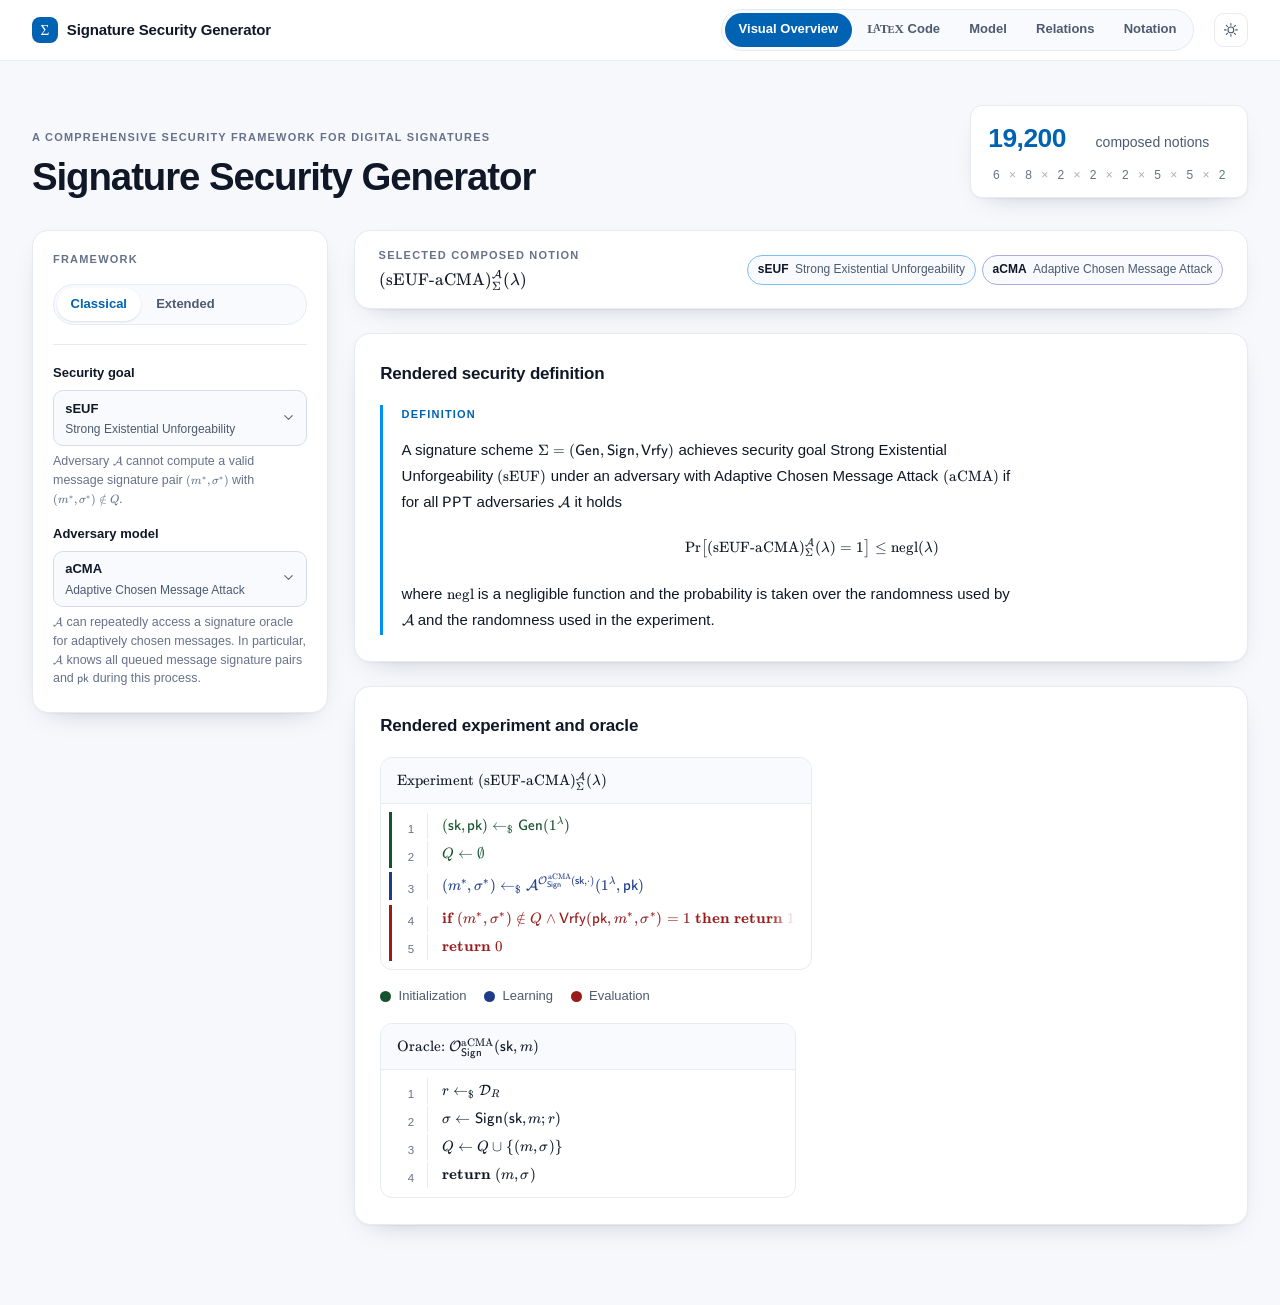
<file: index.html>
<!doctype html><html lang=en><head><meta name=generator content="Hugo 0.151.0"><meta charset=utf-8><meta name=viewport content="width=device-width,initial-scale=1"><title>Signature Security Generator</title><meta name=description content="A Comprehensive Security Framework For Digital Signatures"><link rel=icon href="data:image/svg+xml,%3Csvg xmlns='http://www.w3.org/2000/svg' viewBox='0 0 32 32'%3E%3Ctext y='25' x='4' font-size='24' font-family='serif'%3E%CE%A3%3C/text%3E%3C/svg%3E"><link rel=stylesheet href=./vendor/open-props/open-props.min.css><link rel=stylesheet href=./vendor/katex/katex.min.css><link rel=stylesheet href=./scss/main.ade02a4268d85dac20e6754a1f399e20a1ff92cce77581e48a7ec29bdb715094.css><script>try{var t=localStorage.getItem("ssg-theme");document.documentElement.dataset.theme=t||(matchMedia("(prefers-color-scheme: dark)").matches?"dark":"light")}catch{document.documentElement.dataset.theme="light"}</script><script defer src=./vendor/katex/katex.min.js></script><script defer src=./vendor/cytoscape/cytoscape.min.js></script><script defer src=./vendor/prism/prism-core.min.js></script><script defer src=./vendor/prism/prism-latex.min.js></script><script defer src=./js/app.7c96d5234a659e9c6bb57dbb1a8ccf8ab90b26f397e4ace2b98f0275b0928732.js></script></head><body><a class=skip-link href=#canvas>Skip to the generator</a><header class=topbar><div class=topbar-inner><div class=brand><span class=brand-mark aria-hidden=true>&#931;</span>
<span class=brand-name>Signature Security Generator</span></div><nav class=viewtabs id=viewTabs role=tablist aria-label=View><button type=button class=viewtab role=tab data-view=visual aria-controls=panel-visual aria-selected=true>Visual Overview</button>
<button type=button class=viewtab role=tab data-view=latex aria-controls=panel-latex aria-selected=false><span class=latex-logo>L<span class=latex-a>A</span>T<span class=latex-e>E</span>X</span> Code</button>
<button type=button class=viewtab role=tab data-view=model aria-controls=panel-model aria-selected=false>Model</button>
<button type=button class=viewtab role=tab data-view=relations aria-controls=panel-relations aria-selected=false>Relations</button>
<button type=button class=viewtab role=tab data-view=notation aria-controls=panel-notation aria-selected=false>Notation</button></nav><button type=button class=theme-toggle id=themeToggle aria-label="Toggle dark theme" aria-pressed=false>
<svg class="icon icon-sun" viewBox="0 0 24 24" aria-hidden="true"><circle cx="12" cy="12" r="4.4"/><g stroke-linecap="round"><path d="M12 2.2v2.6m0 14.4v2.6M2.2 12h2.6m14.4.0h2.6M5.1 5.1l1.8 1.8M17.1 17.1l1.8 1.8M18.9 5.1l-1.8 1.8M6.9 17.1l-1.8 1.8"/></g></svg>
<svg class="icon icon-moon" viewBox="0 0 24 24" aria-hidden="true"><path d="M20 14.2A8.4 8.4.0 019.8 4 8.4 8.4.0 1020 14.2z"/></svg></button></div></header><main class=page><section class=hero><div class=hero-text><p class=eyebrow>A Comprehensive Security Framework For Digital Signatures</p><h1 class=hero-title>Signature Security Generator</h1></div><div class=hero-count id=heroCount data-noun="composed notions"></div></section><div class=workspace id=workspace data-view=visual><aside class=rail aria-label=Selection><div class=rail-inner><div class=rail-block><span class=control-label id=frameworkLabel>Framework</span><div class=segmented id=frameworkTabs role=tablist aria-labelledby=frameworkLabel><button type=button class="segment is-active" role=tab aria-selected=true data-framework=classical aria-controls=controls-classical>Classical</button>
<button type=button class=segment role=tab aria-selected=false data-framework=extended aria-controls=controls-extended>Extended</button></div></div><div class=rail-block id=controls-classical role=tabpanel aria-label=Classical><div class=field><label class=field-label for=classicalGoal>Security goal</label><div class=select-wrap><select id=classicalGoal class=select-native><option value=ub data-key=UB data-name=Unbreakability>UB &#183; Unbreakability</option><option value=uuf data-key=UUF data-name="Universal Unforgeability">UUF &#183; Universal Unforgeability</option><option value=wsuf data-key=wSUF data-name="Weak Selective Unforgeability">wSUF &#183; Weak Selective Unforgeability</option><option value=ssuf data-key=sSUF data-name="Strong Selective Unforgeability">sSUF &#183; Strong Selective Unforgeability</option><option value=weuf data-key=wEUF data-name="Weak Existential Unforgeability">wEUF &#183; Weak Existential Unforgeability</option><option value=seuf data-key=sEUF data-name="Strong Existential Unforgeability">sEUF &#183; Strong Existential Unforgeability</option></select>
<span class=select-face id=classicalGoal-face aria-hidden=true></span>
<svg class="select-chevron" viewBox="0 0 24 24" aria-hidden="true"><path d="m6 9 6 6 6-6"/></svg></div><p class=field-note id=classicalGoal-note></p></div><div class=field><label class=field-label for=classicalModel>Adversary model</label><div class=select-wrap><select id=classicalModel class=select-native><option value=koa data-key=KOA data-name="Key Only Attack">KOA &#183; Key Only Attack</option><option value=kma data-key=KMA data-name="Known Message Attack">KMA &#183; Known Message Attack</option><option value=gcma data-key=gCMA data-name="Generic Chosen Message Attack">gCMA &#183; Generic Chosen Message Attack</option><option value=dcma data-key=dCMA data-name="Direct Chosen Message Attack">dCMA &#183; Direct Chosen Message Attack</option><option value=acma data-key=aCMA data-name="Adaptive Chosen Message Attack">aCMA &#183; Adaptive Chosen Message Attack</option></select>
<span class=select-face id=classicalModel-face aria-hidden=true></span>
<svg class="select-chevron" viewBox="0 0 24 24" aria-hidden="true"><path d="m6 9 6 6 6-6"/></svg></div><p class=field-note id=classicalModel-note></p></div></div><div class="rail-block is-hidden" id=controls-extended role=tabpanel aria-label=Extended><div class=field><label class=field-label for=extendedUnforgeability>Unforgeability goal</label><div class=select-wrap><select id=extendedUnforgeability class=select-native><option value=ub data-key=UB data-name=Unbreakability>UB &#183; Unbreakability</option><option value=uuf data-key=UUF data-name="Universal Unforgeability">UUF &#183; Universal Unforgeability</option><option value=wsuf data-key=wSUF data-name="Weak Selective Unforgeability">wSUF &#183; Weak Selective Unforgeability</option><option value=ssuf data-key=sSUF data-name="Strong Selective Unforgeability">sSUF &#183; Strong Selective Unforgeability</option><option value=weuf data-key=wEUF data-name="Weak Existential Unforgeability">wEUF &#183; Weak Existential Unforgeability</option><option value=seuf data-key=sEUF data-name="Strong Existential Unforgeability">sEUF &#183; Strong Existential Unforgeability</option></select>
<span class=select-face id=extendedUnforgeability-face aria-hidden=true></span>
<svg class="select-chevron" viewBox="0 0 24 24" aria-hidden="true"><path d="m6 9 6 6 6-6"/></svg></div><p class=field-note id=extendedUnforgeability-note></p></div><div class=field><label class=field-label for=extendedOwnership>Exclusive ownership goal</label><div class=select-wrap><select id=extendedOwnership class=select-native><option value data-key=∅ data-name=None>∅ &#183; None</option><option value=wdeo data-key=wDEO data-name="Weak Destructive Exclusive Ownership">wDEO &#183; Weak Destructive Exclusive Ownership</option><option value=sdeo data-key=sDEO data-name="Strong Destructive Exclusive Ownership">sDEO &#183; Strong Destructive Exclusive Ownership</option><option value=wceo data-key=wCEO data-name="Weak Conservative Exclusive Ownership">wCEO &#183; Weak Conservative Exclusive Ownership</option><option value=sceo data-key=sCEO data-name="Strong Conservative Exclusive Ownership">sCEO &#183; Strong Conservative Exclusive Ownership</option><option value=wueo data-key=wUEO data-name="Weak Universal Exclusive Ownership">wUEO &#183; Weak Universal Exclusive Ownership</option><option value=sueo data-key=sUEO data-name="Strong Universal Exclusive Ownership">sUEO &#183; Strong Universal Exclusive Ownership</option><option value=msueo data-key=msUEO data-name="Malicious Strong Universal Exclusive Ownership">msUEO &#183; Malicious Strong Universal Exclusive Ownership</option></select>
<span class=select-face id=extendedOwnership-face aria-hidden=true></span>
<svg class="select-chevron" viewBox="0 0 24 24" aria-hidden="true"><path d="m6 9 6 6 6-6"/></svg></div><p class=field-note id=extendedOwnership-note></p></div><div class=field><span class=field-label>Additional goals and restrictions</span><div class=switch-stack><label class=switch for=extendedMb><input type=checkbox id=extendedMb data-goal=mb>
<span class=switch-track aria-hidden=true><span class=switch-thumb></span></span>
<span class=switch-text>Message Bounding</span>
</label><label class=switch for=extendedNr><input type=checkbox id=extendedNr data-goal=nr>
<span class=switch-track aria-hidden=true><span class=switch-thumb></span></span>
<span class=switch-text>Non-Resignability</span>
</label><label class=switch for=extendedUke><input type=checkbox id=extendedUke data-goal=uke>
<span class=switch-track aria-hidden=true><span class=switch-thumb></span></span>
<span class=switch-text>UKE Restriction</span></label></div><p class=field-note id=extendedAdditional-note></p></div><div class=field><label class=field-label for=messageChoice>Message choice</label><div class=select-wrap><select id=messageChoice class=select-native><option value=ko data-key=KO data-name="No Message Choice">KO &#183; No Message Choice</option><option value=km data-key=KMA data-name="Known Message Sampling">KMA &#183; Known Message Sampling</option><option value=gcm data-key=gCMA data-name="Generic Chosen Message">gCMA &#183; Generic Chosen Message</option><option value=dcm data-key=dCMA data-name="Direct Chosen Message">dCMA &#183; Direct Chosen Message</option><option value=acm data-key=aCMA data-name="Adaptive Chosen Message">aCMA &#183; Adaptive Chosen Message</option></select>
<span class=select-face id=messageChoice-face aria-hidden=true></span>
<svg class="select-chevron" viewBox="0 0 24 24" aria-hidden="true"><path d="m6 9 6 6 6-6"/></svg></div><p class=field-note id=messageChoice-note></p></div><div class=field><label class=field-label for=randomnessChoice>Randomness choice</label><div class=select-wrap><select id=randomnessChoice class=select-native><option value=ko data-key=KO data-name="No Randomness Choice">KO &#183; No Randomness Choice</option><option value=kr data-key=KRA data-name="Known Randomness Sampling">KRA &#183; Known Randomness Sampling</option><option value=gcr data-key=gCRA data-name="Generic Chosen Randomness">gCRA &#183; Generic Chosen Randomness</option><option value=dcr data-key=dCRA data-name="Direct Chosen Randomness">dCRA &#183; Direct Chosen Randomness</option><option value=acr data-key=aCRA data-name="Adaptive Chosen Randomness">aCRA &#183; Adaptive Chosen Randomness</option></select>
<span class=select-face id=randomnessChoice-face aria-hidden=true></span>
<svg class="select-chevron" viewBox="0 0 24 24" aria-hidden="true"><path d="m6 9 6 6 6-6"/></svg></div><p class=field-note id=randomnessChoice-note></p></div><div class=field><label class=switch for=leakageToggle><input type=checkbox id=leakageToggle>
<span class=switch-track aria-hidden=true><span class=switch-thumb></span></span>
<span class=switch-text>Include Leakage Function</span></label><p class=field-note id=leakageToggle-note></p></div></div></div></aside><div class=canvas id=canvas><div class=notion-bar id=notionBar><div class=notion-head><p class=eyebrow>Selected composed notion</p><div class=notion-math id=notionMath tabindex=-1></div></div><div class=notion-chips id=notionChips></div></div><section class=panel id=panel-visual role=tabpanel aria-label="Visual Overview"><article class=card><h2 class=card-title>Rendered security definition</h2><div id=definitionRender></div></article><article class=card><h2 class=card-title>Rendered experiment and oracle</h2><div id=figureRender></div></article></section><section class="panel is-hidden" id=panel-latex role=tabpanel aria-label="LaTeX Code"><article class=card><div class=card-head><div><h2 class=card-title>Copy-paste LaTeX blocks</h2><p class=card-note>One box for the definition, one for the experiment, and one for the oracle.</p></div><output id=globalCopyStatus class=copy-status aria-live=polite></output></div><div class=copy-stack><div class=copy-card><div class=copy-card-head><span class=copy-card-title>Definition</span>
<button type=button class="btn btn-copy" data-target=definitionOutput>
<svg class="icon" viewBox="0 0 24 24" aria-hidden="true"><rect x="9" y="9" width="11" height="11" rx="2.5"/><path d="M15 5.5A2.5 2.5.0 0012.5 3h-6A2.5 2.5.0 004 5.5v6A2.5 2.5.0 006.5 14"/></svg>
Copy</button></div><pre class=latex-output tabindex=0 aria-label="Definition LaTeX"><code id=definitionOutput class=language-latex></code></pre></div><div class=copy-card><div class=copy-card-head><span class=copy-card-title>Administrative part</span>
<button type=button class="btn btn-copy" data-target=adminOutput>
<svg class="icon" viewBox="0 0 24 24" aria-hidden="true"><rect x="9" y="9" width="11" height="11" rx="2.5"/><path d="M15 5.5A2.5 2.5.0 0012.5 3h-6A2.5 2.5.0 004 5.5v6A2.5 2.5.0 006.5 14"/></svg>
Copy</button></div><pre class=latex-output tabindex=0 aria-label="Administrative part LaTeX"><code id=adminOutput class=language-latex></code></pre></div><div class=copy-card><div class=copy-card-head><span class=copy-card-title>The oracle</span>
<button type=button class="btn btn-copy" data-target=oracleOutput>
<svg class="icon" viewBox="0 0 24 24" aria-hidden="true"><rect x="9" y="9" width="11" height="11" rx="2.5"/><path d="M15 5.5A2.5 2.5.0 0012.5 3h-6A2.5 2.5.0 004 5.5v6A2.5 2.5.0 006.5 14"/></svg>
Copy</button></div><pre class=latex-output tabindex=0 aria-label="The oracle LaTeX"><code id=oracleOutput class=language-latex></code></pre></div></div></article></section><section class="panel is-hidden" id=panel-model role=tabpanel aria-label=Model><article class=card><h2 class=card-title>Model</h2><div id=modelRender></div></article></section><section class="panel is-hidden" id=panel-notation role=tabpanel aria-label=Notation><article class=card><h2 class=card-title>Notation</h2><div id=notationRender></div></article></section><section class="panel is-hidden" id=panel-relations role=tabpanel aria-label=Relations><article class=card><div class=card-head><div><h2 class=card-title>Security Goal and Attack Vector Relations</h2><div class="card-note prose" id=relationsIntro></div></div><div class=graph-legend id=graphLegend></div></div><div class=graph-holder id=graphHolder><div class=graph-toolbar><div class=segmented id=graphModes role=tablist aria-label=Layout><button type=button class="segment is-active" role=tab aria-selected=true data-mode=network aria-controls=relationsNetwork>Selected set graph</button>
<button type=button class=segment role=tab aria-selected=false data-mode=chains aria-controls=relationsChains>Compact chains</button></div><div class=graph-find><label class=visually-hidden for=notionSearch>Find a notion</label>
<input id=notionSearch class=text-input list=notionList placeholder="Find a notion" autocomplete=off spellcheck=false>
<datalist id=notionList></datalist></div><button type=button class=btn id=graphReset>Reset view</button>
<button type=button class=btn id=graphFullscreen aria-pressed=false>
<svg class="icon" viewBox="0 0 24 24" aria-hidden="true"><path d="M9 4H4v5M15 4h5v5M9 20H4v-5m11 5h5v-5"/></svg>Fullscreen</button>
<button type=button class="btn is-hidden" id=graphFullscreenExit>
<svg class="icon" viewBox="0 0 24 24" aria-hidden="true"><path d="M4 9h5V4M20 9h-5V4M4 15h5v5m11-5h-5v5"/></svg>Exit fullscreen</button></div><div class="graph-stage is-network" id=relationsNetwork role=img aria-label="Security Goal and Attack Vector Relations"></div><div class="graph-stage is-chains is-hidden" id=relationsChains></div><div class=graph-zoom id=graphZoom><button type=button class=graph-zoom-btn data-zoom=in aria-label="Zoom in">+</button>
<button type=button class=graph-zoom-btn data-zoom=out aria-label="Zoom out">&minus;</button></div></div><nav class=rel-path id=relationsTrail aria-label="Visited notions"></nav><div class=rel-steps id=relationsSteps></div><p class="graph-caption prose" id=relationsClosing></p><div class=theorem-grid id=relationsTheorems></div></article><article class=card><h2 class=card-title>Selected composed notion</h2><div id=relationsSelection></div></article><article class=card id=beyondCard><h2 class=card-title>Beyond Unforgeability under Bad Randomness</h2><div class="card-note prose" id=beyondLead></div><div class=theorem-grid id=beyondTheorems></div></article><article class=card id=compilersCard><h2 class=card-title>Security Compilers</h2><div class="card-note prose" id=compilersLead></div><div class=theorem-grid id=compilersTheorems></div></article><article class=card id=additionalCard><h2 class=card-title>Additional Relations</h2><div class="card-note prose" id=additionalLead></div><div class=theorem-grid id=additionalTheorems></div></article></section></div></div></main><div id=tooltip class=tooltip role=tooltip aria-hidden=true></div><script id=app-data type=application/json>{"goals":{"classicalGoals":[{"acronym":"UB","definition":"$\\mathcal{A}$ is not able to compute the secret key $\\mathsf{sk}$ of $\\Sigma$.","key":"ub","label":"Unbreakability","short":"ub"},{"acronym":"UUF","definition":"Adversary $\\mathcal{A}$ cannot compute a valid signature for any a priori sampled message $m^* \\gets_\\$ \\mathcal{D}_M$ with $m^* \\notin Q$.","key":"uuf","label":"Universal Unforgeability","short":"uuf"},{"acronym":"wSUF","definition":"Adversary $\\mathcal{A}$ cannot compute a valid signature $\\sigma^*$ for a message $m^* \\notin Q$ a priori chosen by $\\mathcal{A}$ *before* observing $\\mathsf{pk}$.","key":"wsuf","label":"Weak Selective Unforgeability","short":"wsuf"},{"acronym":"sSUF","definition":"Adversary $\\mathcal{A}$ cannot compute a valid signature $\\sigma^*$ for a message $m^* \\notin Q$ a priori chosen by $\\mathcal{A}$ *after* observing $\\mathsf{pk}$.","key":"ssuf","label":"Strong Selective Unforgeability","short":"ssuf"},{"acronym":"wEUF","definition":"Adversary $\\mathcal{A}$ cannot compute a valid message signature pair $(m^*, \\sigma^*)$ assuming there exists no $\\sigma$ such that $m^* \\notin Q$.","key":"weuf","label":"Weak Existential Unforgeability","short":"weuf"},{"acronym":"sEUF","definition":"Adversary $\\mathcal{A}$ cannot compute a valid message signature pair $(m^*, \\sigma^*)$ with $(m^*, \\sigma^*) \\notin Q$.","key":"seuf","label":"Strong Existential Unforgeability","short":"seuf"}],"controls":{"classicalGoal":"Security goal","classicalModel":"Adversary model","extendedAdditional":"Additional goals and restrictions","extendedOwnership":"Exclusive ownership goal","extendedUnforgeability":"Unforgeability goal","framework":"Framework","messageChoice":"Message choice","randomnessChoice":"Randomness choice"},"extendedAdditional":[{"control":"extendedMb","key":"mb","label":"Message Bounding"},{"control":"extendedNr","key":"nr","label":"Non-Resignability"},{"control":"extendedUke","key":"uke","label":"UKE Restriction"}],"extendedGoals":[{"acronym":"UB","definition":"$\\mathcal{A}$ is not able to compute the secret key $\\mathsf{sk}$ of $\\Sigma$.","group":"unforgeability","key":"ub","label":"Unbreakability","short":"ub"},{"acronym":"UUF","definition":"Adversary $\\mathcal{A}$ cannot compute a valid signature for any a priori sampled message $m^* \\gets_\\$ \\mathcal{D}_M$ with $m^* \\notin Q$.","group":"unforgeability","key":"uuf","label":"Universal Unforgeability","short":"uuf"},{"acronym":"wSUF","definition":"Adversary $\\mathcal{A}$ cannot compute a valid signature $\\sigma^*$ for a message $m^* \\notin Q$ a priori chosen by $\\mathcal{A}$ *before* observing $\\mathsf{pk}$.","group":"unforgeability","key":"wsuf","label":"Weak Selective Unforgeability","short":"wsuf"},{"acronym":"sSUF","definition":"Adversary $\\mathcal{A}$ cannot compute a valid signature $\\sigma^*$ for a message $m^* \\notin Q$ a priori chosen by $\\mathcal{A}$ *after* observing $\\mathsf{pk}$.","group":"unforgeability","key":"ssuf","label":"Strong Selective Unforgeability","short":"ssuf"},{"acronym":"wEUF","definition":"Adversary $\\mathcal{A}$ cannot compute a valid message signature pair $(m^*, \\sigma^*)$ assuming there exists no $\\sigma$ such that $m^* \\notin Q$.","group":"unforgeability","key":"weuf","label":"Weak Existential Unforgeability","short":"weuf"},{"acronym":"sEUF","definition":"Adversary $\\mathcal{A}$ cannot compute a valid message signature pair $(m^*, \\sigma^*)$ with $(m^*, \\sigma^*) \\notin Q$.","group":"unforgeability","key":"seuf","label":"Strong Existential Unforgeability","short":"seuf"},{"acronym":"wDEO","definition":"Adversary $\\mathcal{A}$ cannot compute a tuple $(\\mathsf{sk}^*, \\mathsf{pk}^*, m^*, \\sigma^*)$, such that $\\mathsf{sk}^*$ and $\\mathsf{pk}^*$ match and $(m^*, \\sigma^*)$ is valid under $\\mathsf{pk}^*$, where $\\mathsf{pk} \\neq \\mathsf{pk}^*$, $\\sigma^* \\in Q$, and $(m^*, \\sigma^*) \\notin Q$.","group":"ownership","key":"wdeo","label":"Weak Destructive Exclusive Ownership","short":"wdeo"},{"acronym":"sDEO","definition":"Adversary $\\mathcal{A}$ cannot compute a tuple $(\\mathsf{pk}^*, m^*, \\sigma^*)$, such that $(m^*, \\sigma^*)$ is valid under $\\mathsf{pk}^*$, where $\\mathsf{pk} \\neq \\mathsf{pk}^*$, $\\sigma^* \\in Q$, and $(m^*, \\sigma^*) \\notin Q$.","group":"ownership","key":"sdeo","label":"Strong Destructive Exclusive Ownership","short":"sdeo"},{"acronym":"wCEO","definition":"Adversary $\\mathcal{A}$ cannot compute a tuple $(\\mathsf{sk}^*, \\mathsf{pk}^*, m^*, \\sigma^*)$, such that $\\mathsf{sk}^*$ and $\\mathsf{pk}^*$ match and $(m^*, \\sigma^*)$ is valid under $\\mathsf{pk}^*$, where $\\mathsf{pk} \\neq \\mathsf{pk}^*$ and $(m^*, \\sigma^*) \\in Q$.","group":"ownership","key":"wceo","label":"Weak Conservative Exclusive Ownership","short":"wceo"},{"acronym":"sCEO","definition":"Adversary $\\mathcal{A}$ cannot compute a tuple $(\\mathsf{pk}^*, m^*, \\sigma^*)$, such that $(m^*, \\sigma^*)$ is valid under $\\mathsf{pk}^*$, where $\\mathsf{pk} \\neq \\mathsf{pk}^*$ and $(m^*, \\sigma^*) \\in Q$.","group":"ownership","key":"sceo","label":"Strong Conservative Exclusive Ownership","short":"sceo"},{"acronym":"wUEO","definition":"Adversary $\\mathcal{A}$ cannot compute a tuple $(\\mathsf{sk}^*, \\mathsf{pk}^*, m^*, \\sigma^*)$, such that $\\mathsf{sk}^*$ and $\\mathsf{pk}^*$ match and $(m^*, \\sigma^*)$ is valid under $\\mathsf{pk}^*$, where $\\mathsf{pk} \\neq \\mathsf{pk}^*$ and $\\sigma^* \\in Q$.","group":"ownership","key":"wueo","label":"Weak Universal Exclusive Ownership","short":"wueo"},{"acronym":"sUEO","definition":"Adversary $\\mathcal{A}$ cannot compute a tuple $(\\mathsf{pk}^*, m^*, \\sigma^*)$, such that $(m^*, \\sigma^*)$ is valid under $\\mathsf{pk}^*$, where $\\mathsf{pk} \\neq \\mathsf{pk}^*$ and $\\sigma^* \\in Q$.","group":"ownership","key":"sueo","label":"Strong Universal Exclusive Ownership","short":"sueo"},{"acronym":"msUEO","definition":"Adversary $\\mathcal{A}$ cannot compute messages $m^*_1$, $m^*_2$, signature $\\sigma^*$, and public keys $\\mathsf{pk}^*_1 \\neq \\mathsf{pk}^*_2$, such that $(m^*_1, \\sigma^*)$ is valid under $\\mathsf{pk}^*_1$ and $(m^*_2, \\sigma^*)$ is valid under $\\mathsf{pk}^*_2$.","group":"ownership","key":"msueo","label":"Malicious Strong Universal Exclusive Ownership","short":"msueo"},{"acronym":"UKE","definition":"The temporary secret key associated with a candidate output by which the adversary wins must not have been leaked. UKE restricts the selected security goals; it is not a security goal on its own.","group":"additional","key":"uke","label":"UKE Restriction","short":"uke"},{"acronym":"MB","definition":"$\\mathcal{A}$ cannot compute messages $m^*_1 \\neq m^*_2$, signature $\\sigma^*$, and public key $\\mathsf{pk}^*$ (for signature scheme $\\Sigma$), such that both $(m^*_1, \\sigma^*)$ and $(m^*_2, \\sigma^*)$ are valid under $\\mathsf{pk}^*$.","group":"additional","key":"mb","label":"Message Bounding","short":"mb"},{"acronym":"NR","definition":"Adversary $\\mathcal{A}$ cannot compute a signature $\\sigma^*$ and a public key $\\mathsf{pk}^*$ such that $\\mathsf{pk}^* \\neq \\mathsf{pk}$ and $(m,\\sigma^*)$ verifies under $\\mathsf{pk}^*$, where $(m,\\mathsf{aux})$ is sampled by $\\mathcal{D}(\\lambda,\\mathsf{pk})$, $\\sigma$ is a signature for $m$, and the adversary is given $(\\mathsf{pk},\\sigma,\\mathsf{aux})$.","group":"additional","key":"nr","label":"Non-Resignability","short":"nr"}],"extendedOwnership":["wdeo","sdeo","wceo","sceo","wueo","sueo","msueo"],"extendedOwnershipNone":{"acronym":"∅","key":"","label":"None"},"extendedUnforgeability":["ub","uuf","wsuf","ssuf","weuf","seuf"]},"modelfigure":{"cards":{"attacks":"Active attacks","compilers":"Needed compilers"},"classical":{"leakageDetail":"No key-exposure component is active in the classical model view.","leakageLabel":"None","randomnessDetail":"No randomness attack is part of the classical model view.","randomnessLabel":"None"},"compilerItems":{"genTr":{"detail":"Trusted randomness compiler. Typical instantiation: tr \u003c- F(sk, m; r) with a PRF F to derive internal randomness from the external source.","name":"GenTr"},"genTsk":{"detail":"Leakage compiler. Suitable compilers exist, and the construction can depend on the leakage function.","name":"GenTsk"}},"empty":{"noCompilers":"No attack-specific compiler is needed."},"extended":{"leakageDetail":"No key-exposure or leakage component is selected.","leakageLabel":"Leakage oracle active","noneLabel":"None","randomnessDetail":"No randomness attack is selected."},"grid":{"narrow":{"adv":{"pad":12,"w":38},"box":{"h":46,"w":110},"corner":8,"detEntry":12,"gap":{"advToCol":30,"colToGutter":68,"lane":20},"gutterLanes":3,"pad":16,"plate":{"gap":6,"padX":6,"padY":3,"radius":4},"port":11,"row":{"boundaryPad":18,"captionH":20,"step":30}},"wide":{"adv":{"pad":12,"w":44},"box":{"h":50,"w":132},"corner":8,"detEntry":18,"gap":{"advToLane":30,"busToSpine":46,"compilerToBus":46,"laneToCompiler":78},"laneExit":14,"pad":26,"plate":{"gap":6,"padX":6,"padY":3,"radius":4},"port":11,"row":{"boundaryPad":22,"laneToSpine":40,"regionPad":18,"spineToBoundary":40},"turn":6}},"items":{"classic":"Classic attacks","compilers":"Compilers","leakage":"Key exposure / leakage","randomness":"Randomness attacks"},"labels":{"adversary":"A","algorithm":"Sign","detComp":"DetComp","keyDerivation":"Key Derivation","leakage":"Leakage","messageAttack":"Message Attacks","randomnessAttack":"Randomness Attacks","randomnessGeneration":"Randomness Generation"},"narrowBelow":720,"status":{"activePrefix":"Active selection: ","classical":"Classical attack surface: ","classicalKoa":"Classical KOA case: no active message-learning or message-control arrow is shown.","leakagePart":"leakage active","messagePart":"message attacks: ","randomnessPart":"randomness attacks: ","trivial":"Trivial extended case: only the baseline message, key, and signature flow is active. No attack-specific compiler is needed."},"stroke":{"adv":1.6,"arrow":1.1,"boundary":1.4,"box":1.5,"edge":2,"hover":2,"port":2.5,"reached":2.2,"region":1.2},"svgLabel":{"classical":"Classical signature model","extended":"Extended signature model"},"tooltips":{"classical":{"adv":"Adversary.","det":"Deterministic computation.","genR":"External randomness source GenR.","m":"Public message input m.","s":"Public signature output σ.","sk":"Secret key input sk."},"extended":{"adv":"Adversary. Red arrows indicate the selected attack vectors.","det":"DetComp is the potentially untrusted (standardized) deterministic computation.","genR":"External randomness source GenR.","genTr":"GenTr: trusted randomness compiler. Typical instantiation: tr \u003c- F(sk, m; r) for a PRF F, so internal randomness is re-derived even if the external source is bad.","genTsk":"Leakage compiler. Suitable compilers exist, and the construction can depend on the leakage function.","m":"Input message m.","s":"Output signature σ.","sk":"Master secret key.","skProtected":"Protected master key stored in the trusted key-derivation part."}},"type":{"adv":{"size":20},"box":{"size":15,"weight":600},"edge":{"size":12,"weight":600},"math":{"size":17,"weight":500},"region":{"size":12,"weight":700}},"wires":{"m":"m","r":"r","s":"σ","sk":"sk","tr1":"tr₁","tr2":"tr₂","tsk":"tsk","vk":"vk"}},"models":{"classicalModels":[{"acronym":"KOA","definition":"Adversary $\\mathcal{A}$ has access to the public key $\\mathsf{pk}$.","figureDetail":"No active message attack is shown.","key":"koa","label":"Key Only Attack","short":"koa"},{"acronym":"KMA","definition":"Adversary $\\mathcal{A}$ obtains $q$ message signature pairs $(m_i,\\sigma_i)$, with (uniformly) randomly sampled $m_i \\gets_\\$ \\mathcal{D}_M$ for $1 \\leq i \\leq q$.","figureDetail":"The adversary only sees signatures on sampled messages.","key":"kma","label":"Known Message Attack","short":"kma"},{"acronym":"gCMA","definition":"Adversary $\\mathcal{A}$ chooses a set of messages *before* accessing $\\mathsf{pk}$ and before accessing the signatures.","figureDetail":"The adversary fixes a set of messages in advance, before seeing the public key.","key":"gcma","label":"Generic Chosen Message Attack","short":"gcma"},{"acronym":"dCMA","definition":"Adversary $\\mathcal{A}$ chooses a set of messages *after* accessing $\\mathsf{pk}$ and before accessing the signatures.","figureDetail":"The adversary fixes a set of messages after seeing the public key.","key":"dcma","label":"Direct Chosen Message Attack","short":"dcma"},{"acronym":"aCMA","definition":"$\\mathcal{A}$ can repeatedly access a signature oracle for adaptively chosen messages. In particular, $\\mathcal{A}$ knows all queued message signature pairs and $\\mathsf{pk}$ during this process.","figureDetail":"The adversary can choose messages adaptively.","key":"acma","label":"Adaptive Chosen Message Attack","short":"acma"}],"leakage":{"control":"leakageToggle","definition":"Key exposure is a form of key leakage that assumes full leakage of the temporary key $\\mathsf{tsk}$ during the computation of $\\mathsf{DetComp}$.","figureDetail":"The adversary may query an arbitrary leakage function on the temporary signing key.","label":"Include Leakage Function","tex":"L_{\\mathsf{tsk}}^{m,\\sigma}"},"messageChoices":[{"acronym":"KO","definition":"Adversary $\\mathcal{A}$ has access to the public key $\\mathsf{pk}$.","figureDetail":"No active message attack is shown.","key":"ko","label":"No Message Choice","short":"ko"},{"acronym":"KMA","definition":"Adversary $\\mathcal{A}$ obtains $q$ message signature pairs $(m_i,\\sigma_i)$, with (uniformly) randomly sampled $m_i \\gets_\\$ \\mathcal{D}_M$ for $1 \\leq i \\leq q$.","figureDetail":"The adversary receives sampled messages.","key":"km","label":"Known Message Sampling","short":"km"},{"acronym":"gCMA","definition":"Adversary $\\mathcal{A}$ chooses a set of messages *before* accessing $\\mathsf{pk}$ and before accessing the signatures.","figureDetail":"The adversary fixes a set of messages in advance, before seeing the public key.","key":"gcm","label":"Generic Chosen Message","short":"gcm"},{"acronym":"dCMA","definition":"Adversary $\\mathcal{A}$ chooses a set of messages *after* accessing $\\mathsf{pk}$ and before accessing the signatures.","figureDetail":"The adversary fixes a set of messages after seeing the public key.","key":"dcm","label":"Direct Chosen Message","short":"dcm"},{"acronym":"aCMA","definition":"$\\mathcal{A}$ can repeatedly access a signature oracle for adaptively chosen messages. In particular, $\\mathcal{A}$ knows all queued message signature pairs and $\\mathsf{pk}$ during this process.","figureDetail":"The adversary can choose messages adaptively.","key":"acm","label":"Adaptive Chosen Message","short":"acm"}],"randomnessChoices":[{"acronym":"KO","definition":"No active randomness attack is shown.","figureDetail":"No active randomness attack is shown.","key":"ko","label":"No Randomness Choice","short":"ko"},{"acronym":"KRA","definition":"The adversary receives sampled randomness values.","figureDetail":"The adversary receives sampled randomness values.","key":"kr","label":"Known Randomness Sampling","short":"kr"},{"acronym":"gCRA","definition":"The adversary fixes a set of randomness values in advance, before seeing the public key.","figureDetail":"The adversary fixes a set of randomness values in advance, before seeing the public key.","key":"gcr","label":"Generic Chosen Randomness","short":"gcr"},{"acronym":"dCRA","definition":"The adversary fixes a set of randomness values after seeing the public key.","figureDetail":"The adversary fixes a set of randomness values after seeing the public key.","key":"dcr","label":"Direct Chosen Randomness","short":"dcr"},{"acronym":"aCRA","definition":"The adversary can choose randomness adaptively.","figureDetail":"The adversary can choose randomness adaptively.","key":"acr","label":"Adaptive Chosen Randomness","short":"acr"}]},"notation":{"choiceNote":"We note that the same acronym represents the variable choice and the corresponding attack (e.g., we use $\\mathrm{aCMA}$ for both adaptive message choice and attacks).","commonAlgorithms":[{"description":"signature scheme","tex":"\\Sigma"},{"description":"key-generation algorithm","tex":"\\mathsf{Gen}"},{"description":"signing algorithm","tex":"\\mathsf{Sign}"},{"description":"verification algorithm","tex":"\\mathsf{Vrfy}"},{"description":"relation check that verifies whether a secret key matches a public key","tex":"\\mathsf{KCheck}"},{"description":"adversary","tex":"\\mathcal{A}"},{"description":"oracle","tex":"\\mathcal{O}"}],"commonVariables":[{"description":"security parameter","tex":"\\lambda"},{"description":"secret key and public key","tex":"\\mathsf{sk},\\mathsf{pk}"},{"description":"message and challenge/output message","tex":"m, m^*"},{"description":"signature and challenge/output signature","tex":"\\sigma, \\sigma^*"},{"description":"randomness used by the signing algorithm","tex":"r"},{"description":"queue of observed message-signature pairs","tex":"Q"},{"description":"pre-committed message set for direct or generic message choice","tex":"M"},{"description":"pre-committed randomness set for direct or generic randomness choice","tex":"R"}],"extendedAlgorithms":[{"description":"transformation procedure for randomness","tex":"\\mathsf{GenTr}"},{"description":"transformation procedure for temporary secret keys","tex":"\\mathsf{GenTsk}"}],"extendedVariables":[{"description":"internally derived randomness after the randomness transformation","tex":"\\mathsf{tr}"},{"description":"temporary secret key after the key transformation","tex":"\\mathsf{tsk}"}],"leakageItems":[{"description":"leakage function associated with a queried message-signature pair","tex":"L_{\\mathsf{tsk}}^{m,\\sigma}"},{"description":"set of messages for which leakage was requested","tex":"Q_L"},{"description":"internal store of tuples $(m,\\sigma,\\mathsf{tr},\\mathsf{tsk})$ for leakage lookups","tex":"T"}],"sectionTitles":{"algorithms":"Algorithms and Procedures","choices":"Message and Randomness Choices","classicalGoals":"Classical Security Goals","classicalModels":"Classical Adversary Models","extendedGoals":"Extended Security Goals","leakage":"Leakage","restrictions":"Restrictions","variables":"Variables and Sets"}},"relations":{"additional":{"lead":"These results give relations between the security definitions that the component-wise order of Theorem (Security Definition Relations) does not capture. For a goal $g$ in a goal set, a scheme achieves $g$ within $(\\mathsf{sg},u,\\mathsf{am})$ if the probability that the experiment returns $1$ with $\\widehat{\\mathsf{sg}}=g$ is negligible for every $\\mathsf{PPT}$ adversary.","theorems":[{"id":"ex:nr-sceo","name":"Example (Non-resignability and conservative exclusive ownership)","note":"If the $\\mathrm{sCEO}$ break reuses the guessed signature under a key $\\mathsf{pk}^*\\neq\\mathsf{pk}$, then $(\\mathsf{pk}^*,\\sigma)$ breaks $\\mathrm{NR}$, at the cost of a factor $q$.","statement":"Fix $\\mathsf{am}=(\\mathrm{KOA},\\mathrm{KRA},\\emptyset)$, where the signing oracle hides the message it signs and hands out the randomness, and let $\\mathcal{D}_M$ be an admissible sampler for $\\mathrm{NR}$. Then $\\mathrm{NR}\\rightarrow\\mathrm{sCEO}$ holds: an $\\mathrm{NR}$ adversary guesses one of the $q$ signing queries of an $\\mathrm{sCEO}$ adversary, answers it with its own challenge $(\\sigma,r)$, and forwards the other queries to its signing oracle."},{"id":"prop:ar-model-independence","name":"Proposition (Independence of the adversary model)","note":"The winning conditions of $\\mathrm{msUEO}$ and $\\mathrm{MB}$ refer only to public keys, messages, and a signature that the adversary outputs. An adversary against these goals can therefore run the whole experiment itself.","statement":"Let $\\Sigma$ be a signature scheme, possibly with the compilers $\\mathsf{GenTr}$ and $\\mathsf{GenTsk}$, and let $g\\in\\{\\mathrm{msUEO},\\mathrm{MB}\\}$. For every goal set $\\mathsf{sg}$ with $g\\in\\mathsf{sg}$, every restriction $u$, every adversary model $\\mathsf{am}$, and every $\\mathsf{PPT}$ adversary $\\mathcal{A}$, there is a $\\mathsf{PPT}$ adversary $\\mathcal{B}$ such that $\\mathsf{Adv}^{g}_{\\Sigma}(\\mathcal{B};\\mathsf{sg}',u',(\\mathrm{KO},\\mathrm{KO},\\emptyset))\\geq\\mathsf{Adv}^{g}_{\\Sigma}(\\mathcal{A};\\mathsf{sg},u,\\mathsf{am})$ for every goal set $\\mathsf{sg}'$ with $g\\in\\mathsf{sg}'$ and every restriction $u'$."},{"id":"cor:ar-model-independence","name":"Corollary","note":"This gives implications that Theorem (Security Definition Relations) does not generate. For example, $\\mathrm{msUEO}$ under $(\\mathrm{KO},\\mathrm{KO},\\emptyset)$ implies $\\mathrm{sUEO}$ under $(\\mathrm{aCMA},\\mathrm{aCRA},\\{L_{\\mathsf{tsk}}\\})$.","statement":"Let $g\\in\\{\\mathrm{msUEO},\\mathrm{MB}\\}$. A scheme achieves $g$ under one pair of restriction and adversary model if and only if it achieves $g$ under every such pair. Two schemes with the same verification algorithm achieve $g$ under the same adversary models. If a scheme achieves $\\mathrm{msUEO}$ under some adversary model, then it achieves $\\mathrm{sUEO}$, $\\mathrm{sCEO}$, $\\mathrm{sDEO}$, $\\mathrm{wUEO}$, $\\mathrm{wCEO}$, and $\\mathrm{wDEO}$ under every adversary model. Under the assumptions of the BUFF transform, the schemes $T(\\Sigma)$ and $\\mathsf{GenTr}(T(\\Sigma))$ achieve $\\mathrm{msUEO}$ and $\\mathrm{MB}$, and hence these six goals, under every adversary model, including key exposure."},{"id":"prop:ar-queue-eo","name":"Proposition (Queue-based exclusive ownership and known randomness)","note":"The conservative, destructive, and universal variants of exclusive ownership differ from $\\mathrm{msUEO}$, because their winning conditions require an honest signature from the queue.","statement":"Assume that a signature scheme exists that achieves $\\mathrm{wEUF}$ and $\\mathrm{sUEO}$ under $(\\mathrm{aCMA},\\mathrm{KO},\\emptyset)$. Then there is a signature scheme that achieves $\\mathrm{sUEO}$, and hence $\\mathrm{sCEO}$ and $\\mathrm{sDEO}$, under $(\\mathrm{aCMA},\\mathrm{KO},\\emptyset)$, but does not achieve $\\mathrm{sCEO}$, and hence not $\\mathrm{sUEO}$, under $(\\mathrm{aCMA},\\mathrm{KRA},\\emptyset)$."},{"id":"prop:ar-joint","name":"Proposition (Choice of both inputs)","note":"The remark on joint security separates joint from separate choice of the message and the randomness. The same scheme shows exactly which combinations of the two attack vectors it withstands.","statement":"Assume that a deterministic signature scheme with messages and external randomness in $\\{0,1\\}^{\\lambda}$ exists that achieves $\\mathrm{wEUF}$ under $(\\mathrm{aCMA},\\mathrm{KO},\\emptyset)$, and let $\\Sigma$ be the scheme of the remark on joint security with $\\mathcal{D}_M$ and $\\mathcal{D}_R$ uniform on $\\{0,1\\}^{\\lambda}$. For every message choice $\\mathsf{mc}$ and randomness choice $\\mathsf{rc}$, the scheme $\\Sigma$ achieves $\\mathrm{wEUF}$ under $(\\mathsf{mc},\\mathsf{rc},\\emptyset)$ if $\\mathsf{mc}\\in\\{\\mathrm{KO},\\mathrm{KMA}\\}$ or $\\mathsf{rc}\\in\\{\\mathrm{KO},\\mathrm{KRA}\\}$. If $\\mathsf{mc}\\in\\{\\mathrm{gCMA},\\mathrm{dCMA},\\mathrm{aCMA}\\}$ and $\\mathsf{rc}\\in\\{\\mathrm{gCRA},\\mathrm{dCRA},\\mathrm{aCRA}\\}$, then $\\Sigma$ does not achieve $\\mathrm{UB}$ under $(\\mathsf{mc},\\mathsf{rc},\\emptyset)$ and hence no unforgeability goal."},{"id":"prop:ar-incomparable","name":"Proposition (Incomparable message and randomness choices)","note":"Consequently, for every unforgeability goal $g$, every $\\mathsf{mc}\\in\\{\\mathrm{KMA},\\mathrm{gCMA},\\mathrm{dCMA},\\mathrm{aCMA}\\}$, and every $\\mathsf{rc}\\in\\{\\mathrm{KRA},\\mathrm{gCRA},\\mathrm{dCRA},\\mathrm{aCRA}\\}$, $(g,(\\mathsf{mc},\\mathrm{KO},\\emptyset))$ does not imply $(g,(\\mathrm{KO},\\mathsf{rc},\\emptyset))$, and in the random oracle model, $(g,(\\mathrm{KO},\\mathsf{rc},\\emptyset))$ does not imply $(g,(\\mathsf{mc},\\mathrm{KO},\\emptyset))$.","statement":"If a signature scheme exists that achieves $\\mathrm{sEUF}$ under $(\\mathrm{aCMA},\\mathrm{KO},\\emptyset)$, then there is a signature scheme that achieves $\\mathrm{sEUF}$ under $(\\mathrm{aCMA},\\mathrm{KO},\\emptyset)$ but does not achieve $\\mathrm{UB}$ under $(\\mathrm{KO},\\mathrm{KRA},\\emptyset)$. In the random oracle model, let $\\mathcal{D}_M$ be uniform on $\\{0,1\\}^{\\lambda}$. If a deterministic signature scheme exists that achieves $\\mathrm{sEUF}$ under $(\\mathrm{aCMA},\\mathrm{KO},\\emptyset)$, then there is a signature scheme that achieves $\\mathrm{sEUF}$ under $(\\mathrm{KO},\\mathrm{aCRA},\\emptyset)$ but does not achieve $\\mathrm{UB}$ under $(\\mathrm{KMA},\\mathrm{KO},\\emptyset)$."},{"id":"prop:ar-nr-oracle","name":"Proposition (Randomness of other signatures)","note":"The attack against $\\Sigma'$ uses the randomness of one answer of the signing oracle and not the randomness of the challenge signature.","statement":"Let $F\\colon\\{0,1\\}^{\\lambda}\\times\\{0,1\\}^{\\lambda}\\to\\{0,1\\}^{n}$ be a pseudorandom function, and let $\\Sigma$ achieve $\\mathrm{NR}$ under $(\\mathrm{aCMA},\\mathrm{KO},\\emptyset)$ for a sampler $\\mathcal{D}$ with messages in $\\{0,1\\}^{n}$. Then there is a signature scheme $\\Sigma'$ that achieves $\\mathrm{NR}$ under $(\\mathsf{mc},\\mathrm{KO},\\emptyset)$ for every message choice $\\mathsf{mc}$ and the same sampler, but achieves $\\mathrm{NR}$ under $(\\mathsf{mc},\\mathrm{KRA},\\emptyset)$ for no message choice $\\mathsf{mc}$."},{"id":"prop:ar-nr-hidden","name":"Proposition (Non-resignability and hidden messages)","note":"If the signing oracle hides the signed messages, an adversary that uses one of these messages also breaks non-resignability.","statement":"Let $\\mathsf{am}=(\\mathrm{KO},\\mathrm{KRA},\\emptyset)$, and let $\\mathcal{D}_M$ satisfy the requirements on the sampler of $\\mathrm{NR}$ with empty auxiliary data. Let $\\Sigma$ achieve $\\mathrm{NR}$ under $\\mathsf{am}$ for the sampler that outputs $m\\leftarrow\\mathcal{D}_M$ and empty auxiliary data. If $\\Sigma$ achieves $\\mathrm{wEUF}$ under $\\mathsf{am}$, then it achieves $\\mathrm{sEUF}$ under $\\mathsf{am}$. For every goal set $\\mathsf{sg}$ with $\\mathrm{NR}\\notin\\mathsf{sg}$ and every restriction $u$, if $\\Sigma$ is $(\\mathsf{sg},u)$-secure under $\\mathsf{am}$, then it is $(\\mathsf{sg},u)$-secure under $(\\mathrm{KO},\\mathrm{KRA},\\{L_{\\mathsf{tsk}}\\})$."},{"id":"prop:ar-nr-sets-acm","name":"Proposition (Adding non-resignability under adaptive message choice)","note":"The adversary receives the challenge signature for every $\\widehat{\\mathsf{sg}}$, and it does not enter the queue. Adding $\\mathrm{NR}$ to a goal set therefore gives the adversary one additional signature for every other goal in the set.","statement":"Let $\\mathsf{am}=(\\mathrm{aCMA},\\mathsf{rc},\\mathbb{L})$ for arbitrary $\\mathsf{rc}$ and $\\mathbb{L}$, let $\\mathsf{sg}$ be a goal set with $\\mathrm{NR}\\notin\\mathsf{sg}$, let $g\\in\\mathsf{sg}$, and let $u$ be a restriction. For chosen randomness, the challenge signature takes the first element of $R$, and we assume that the signing oracles for direct and generic randomness choice take the elements of $R$ in the same order. For every $\\mathsf{PPT}$ adversary $\\mathcal{A}$ with $q$ signing queries and $q_L$ leakage queries, there are $\\mathsf{PPT}$ adversaries $\\mathcal{B}_1$ and $\\mathcal{B}_2$ such that $\\mathsf{Adv}^{g}_{\\Sigma}(\\mathcal{A};\\mathsf{sg}\\cup\\{\\mathrm{NR}\\},u,\\mathsf{am})\\leq\\mathsf{Adv}^{g}_{\\Sigma}(\\mathcal{B}_1;\\mathsf{sg},u,\\mathsf{am})+(q+q_L+3)\\cdot\\mathsf{Adv}^{\\mathrm{NR}}_{\\Sigma}(\\mathcal{B}_2;\\mathsf{sg}\\cup\\{\\mathrm{NR}\\},u,\\mathsf{am})+\\mathsf{negl}$."},{"id":"prop:ar-nr-sets-sep","name":"Proposition (Adding non-resignability without adaptive message choice)","note":"For $\\mathsf{mc}\\in\\{\\mathrm{KO},\\mathrm{KMA},\\mathrm{gCMA}\\}$, the adversary cannot obtain a signature on a message that depends on $\\mathsf{pk}$, and the challenge signature can then break another goal.","statement":"Assume that a signature scheme exists that achieves $\\mathrm{sEUF}$ under $(\\mathrm{aCMA},\\mathrm{KO},\\emptyset)$. In the random oracle model, there are a signature scheme $\\Sigma$ and an admissible sampler $\\mathcal{D}$ for $\\mathrm{NR}$ such that for every $\\mathsf{mc}\\in\\{\\mathrm{KO},\\mathrm{KMA},\\mathrm{gCMA}\\}$ and $\\mathsf{am}=(\\mathsf{mc},\\mathrm{KO},\\emptyset)$, with this sampler, $\\Sigma$ achieves $\\mathrm{UB}$ within $(\\{\\mathrm{UB}\\},\\emptyset,\\mathsf{am})$ and $\\mathrm{NR}$ within $(\\{\\mathrm{UB},\\mathrm{NR}\\},\\emptyset,\\mathsf{am})$, but does not achieve $\\mathrm{UB}$ within $(\\{\\mathrm{UB},\\mathrm{NR}\\},\\emptyset,\\mathsf{am})$."},{"id":"prop:ar-nr-sets-ssuf","name":"Proposition (Selective unforgeability under key-only attacks)","note":"Without $\\mathrm{NR}$, the adversary receives no signature, and the three goals describe the same experiment. With $\\mathrm{NR}$, the adversary commits to its $\\mathrm{sSUF}$ target before it receives the challenge signature.","statement":"Assume that a signature scheme exists that achieves $\\mathrm{wEUF}$ under $(\\mathrm{aCMA},\\mathrm{KO},\\emptyset)$. In the random oracle model, there are a signature scheme and an admissible sampler for $\\mathrm{NR}$ such that, with this sampler, the scheme achieves $\\mathrm{sSUF}$ and $\\mathrm{NR}$ within $(\\{\\mathrm{sSUF},\\mathrm{NR}\\},\\emptyset,(\\mathrm{KO},\\mathrm{KO},\\emptyset))$ but does not achieve $\\mathrm{wEUF}$ within $(\\{\\mathrm{wEUF},\\mathrm{NR}\\},\\emptyset,(\\mathrm{KO},\\mathrm{KO},\\emptyset))$."}],"title":"Additional Relations"},"beyond":{"lead":"The beyond-unforgeability goals were introduced under adaptive chosen messages. Our framework can also express them under the additional attack vectors. We focus on bad randomness here and discuss key exposure at the temporary-key level in the remark on key exposure and beyond-unforgeability.","theorems":[{"id":"thm:eo-mb-robust","name":"Theorem (Exclusive ownership and message bounding are randomness-robust)","note":"Malicious strong universal exclusive ownership and message bounding only ask what the verification algorithm accepts for keys that the adversary chooses, and not how an honest signature was created. Consequently, both goals survive every randomness choice without needing any compiler. For arbitrary schemes, this does not carry over to the conservative, destructive, and universal variants, since their winning conditions involve honest signatures from the queue.","statement":"Under the assumptions of the BUFF transform of Cremers et al., the transform achieves malicious strong universal exclusive ownership $\\mathrm{msUEO}$ and message bounding $\\mathrm{MB}$ under adaptive chosen randomness."},{"id":"thm:nr-fragile","name":"Theorem (NR and bad randomness)","note":"We build a non-resignable scheme whose challenge signature carries the message under a mask derived from the signing randomness, so an adversary that merely learns this randomness recovers the message and re-signs it.","statement":"Let $\\Sigma$ be a $(\\mathrm{NR},(\\mathrm{aCMA},\\mathrm{KOA}))$-secure signature scheme and let $G$ be a pseudorandom generator. Then there is a signature scheme $\\Sigma'$ that is $(\\mathrm{NR},(\\mathrm{aCMA},\\mathrm{KOA}))$-secure, but not $(\\mathrm{NR},(\\mathrm{aCMA},\\mathrm{KRA}))$-secure, and hence $(\\mathrm{NR},(\\mathrm{aCMA},\\mathrm{KOA}))\\not\\rightarrow(\\mathrm{NR},(\\mathrm{aCMA},\\mathrm{KRA}))$."},{"id":"thm:nr-hedge","name":"Theorem (Randomness compiler restores non-resignability)","note":"The same hybrid covers $\\mathrm{KRA}$, since there too $\\mathsf{tr}$ remains secret.","statement":"Under the assumptions of Theorem (PRF Secures Against Bad Randomness), let $\\Sigma$ be non-resignable under honest randomness. Then the compiled scheme $\\mathsf{GenTr}(\\Sigma)$ is non-resignable under adaptive chosen randomness."},{"id":"thm:buff-composes","name":"Theorem (Composition with beyond-unforgeability)","note":"Note that $\\mathrm{MB}$ does not even need the compiler: a break requires a collision $\\mathsf{H}(m,\\mathsf{pk})=\\mathsf{H}(m',\\mathsf{pk})$, which does not involve the signing randomness. Only $\\mathrm{NR}$ depends on it.","statement":"Let $T$ denote the BUFF transform of Cremers et al. Assume that $T(\\Sigma)$ is non-resignable under honest randomness and that the assumptions of the two theorems above hold. Then $\\mathsf{GenTr}(T(\\Sigma))$ achieves $\\mathrm{msUEO}$, $\\mathrm{MB}$, and $\\mathrm{NR}$ under $\\mathrm{aCRA}$."},{"id":"rem:beyond-ke","name":"Remark (Key exposure and beyond-unforgeability)","note":"At the temporary-key level, the exposure oracle returns keys only for queried message--signature pairs, while the $\\mathrm{UKE}$ restriction excludes a winning output associated with an exposed temporary key. Consequently, the message-bounding argument remains unchanged, and the analyses of exclusive ownership and non-resignability reduce analogously to the corresponding experiments without key exposure.","statement":"We interpret the beyond-unforgeability goals under key exposure at the temporary-key level. The master key is trusted and used only to authenticate temporary verification keys; attacks concerning cross-key behaviour or information leakage at the master-key layer are outside our model."}],"title":"Beyond Unforgeability under Bad Randomness"},"chainsSection":{"closing":"These chains show the component-wise implications. An exhaustive classification of additional relations in the extended framework is outside the scope of the paper.","lead":"The compact chains show the unforgeability, exclusive-ownership, and attack-vector relations. The selected-set graph combines them and treats all selected goals as a set.","note":"These implication chains determine the relations between composed notions:","title":"Security Goal and Attack Vector Relations"},"classical":{"chainNote":"We simulate an adversary against $(\\mathsf{sg}_w,\\mathsf{am}_w)$ in the $(\\mathsf{sg}_s,\\mathsf{am}_s)$ experiment. The stronger adversary model answers every query of the weaker one, and every output that wins the weaker goal also wins the stricter one.","closing":"This covers all directions in the classical relation grid and proves that no further implication exists.","intro":["A classical security definition $\\mathsf{sd}=(\\mathsf{sg},\\mathsf{am})$ pairs one unforgeability goal $\\mathsf{sg}$ with one adversary model $\\mathsf{am}\\in\\{\\mathrm{KOA},\\mathrm{KMA},\\mathrm{gCMA},\\mathrm{dCMA},\\mathrm{aCMA}\\}$. The randomness choice, key exposure, and the goals beyond unforgeability are what the extended framework adds.","Throughout, $\\mathsf{sd}\\rightarrow\\mathsf{sd}'$ means that every $\\mathsf{sd}$-secure scheme is $\\mathsf{sd}'$-secure, whereas we show $\\mathsf{sd}\\not\\rightarrow\\mathsf{sd}'$ with a separating example."],"koaNote":"Under $\\mathrm{KOA}$, the signing oracle is empty. Hence, the adversary chooses the message after receiving $\\mathsf{pk}$ without subsequently learning a signature in each of the $\\mathrm{sEUF}$, $\\mathrm{wEUF}$, and $\\mathrm{sSUF}$ experiments. Since the queue is empty, pair freshness and message freshness are also equivalent.","lead":"We first revisit the classical view of signature security, including its two-dimensional relation grid. The compact chains show the security goal order and the adversary model order; the selected-set graph is their product.","noStrongerNote":"No further relation holds.","rule":"In the classical framework, for $\\mathsf{am}_s,\\mathsf{am}_w\\neq\\mathrm{KOA}$, $\\mathsf{sd}_s=(\\mathsf{sg}_s,\\mathsf{am}_s)$ implies $\\mathsf{sd}_w=(\\mathsf{sg}_w,\\mathsf{am}_w)$ if and only if $\\mathsf{sg}_s\\rightarrow\\mathsf{sg}_w$ and $\\mathsf{am}_s\\rightarrow\\mathsf{am}_w$. At $\\mathrm{KOA}$, $\\mathrm{sEUF}$, $\\mathrm{wEUF}$, and $\\mathrm{sSUF}$ describe the same experiment.","theorems":[{"id":"lem:classical-sec-def-relations","name":"Lemma","note":"The additional equivalence handles the boundary case of the original analysis. It also explains relations such as $(\\mathrm{sSUF},\\mathrm{KMA})\\rightarrow(\\mathrm{sEUF},\\mathrm{KOA})$: first, $\\mathrm{KMA}\\rightarrow\\mathrm{KOA}$; then, $(\\mathrm{sSUF},\\mathrm{KOA})$ and $(\\mathrm{sEUF},\\mathrm{KOA})$ are the same experiment.","statement":"All classical relations between two security definitions $\\mathsf{sd}_s=(\\mathsf{sg}_s,\\mathsf{am}_s)$ and $\\mathsf{sd}_w=(\\mathsf{sg}_w,\\mathsf{am}_w)$ are generated by $\\mathsf{sg}_s\\rightarrow\\mathsf{sg}_w$ and $\\mathsf{am}_s\\rightarrow\\mathsf{am}_w$, together with $(\\mathrm{sEUF},\\mathrm{KOA})\\Leftrightarrow(\\mathrm{wEUF},\\mathrm{KOA})\\Leftrightarrow(\\mathrm{sSUF},\\mathrm{KOA})$. No further relation holds."}]},"compilers":{"compiledFrom":"Compiled from","compilesTo":"Compiles to","explain":"A compiler edge leads from the notion that a scheme $\\Sigma$ achieves to the notion that the compiled scheme achieves under the assumptions of the named theorem. Unlike an implication, it relates two different schemes.","lead":"Our model utilizes the compilers $\\mathsf{GenTr}$ to secure against bad randomness attacks and $\\mathsf{GenTsk}$ to secure against key leakage.","rules":[{"compiler":"GenTr","goals":{"excludes":["nr"]},"id":"gentr","note":"The theorem covers every goal whose winning condition depends on the oracle interaction only through the set $Q$ of queried input--output pairs, as for all goals except $\\mathrm{NR}$.","source":{"exposure":"empty","message":"acma","randomness":"rkoa"},"target":{"exposure":"empty","message":"acma","randomness":"acra"},"theorem":"lemma:prf_against_bad_randomness:main:body"},{"compiler":"GenTr","goals":{"requires":["nr"]},"id":"gentr-nr","note":"For a goal set with $\\mathrm{NR}$, the randomness compiler theorem covers the other goals, the theorem that the randomness compiler restores non-resignability covers $\\mathrm{NR}$, and the proposition on adding non-resignability under adaptive message choice combines both within the goal set.","source":{"exposure":"empty","message":"acma","randomness":"rkoa"},"target":{"exposure":"empty","message":"acma","randomness":"acra"},"theorem":"thm:nr-hedge"},{"compiler":"GenTsk","goals":{"single":["seuf","weuf","ssuf","wsuf","uuf"]},"id":"gentsk","note":"The compiled scheme satisfies the goal with the $\\mathrm{UKE}$ restriction.","restriction":"UKE","source":{"exposure":"empty","message":"acma","randomness":"rkoa"},"target":{"exposure":"ltsk","message":"acma","randomness":"rkoa"},"theorem":"thm:key:exposure:sec:compiler:merkle:tree:main:body"},{"compiler":"GenTr and GenTsk","goals":{"single":["seuf","weuf","ssuf","wsuf","uuf"]},"id":"composition","note":"Both orders satisfy the goal with the $\\mathrm{UKE}$ restriction.","restriction":"UKE","source":{"exposure":"empty","message":"acma","randomness":"rkoa"},"target":{"exposure":"ltsk","message":"acma","randomness":"acra"},"theorem":"thm:wrappers-closure"}],"theorems":[{"id":"lemma:prf_against_bad_randomness:main:body","name":"Theorem (PRF Secures Against Bad Randomness)","note":"We distinguish between weak non-repeatability, where the output of the PRF is the same for multiple queries with the same input and randomness, and strong non-repeatability, where the output of the PRF is always unique.","statement":"Let $\\Pi=(\\mathsf{A}_0,\\ldots,\\mathsf{A}_n)$ be a cryptographic scheme that satisfies a security goal $\\mathsf{sg}$ against any $\\mathsf{PPT}$ adversary $\\mathcal{A}$ with adaptive chosen input $\\mathrm{aCMA}$, where $\\mathsf{GenTr}$ computes the identity function (i.e., $\\mathsf{tr}=r$) and the experiment samples $r$ uniformly from $\\mathcal{D}_R$ in every invocation without handing it to $\\mathcal{A}$. Let $\\mathsf{sg}$ be a goal whose winning condition depends on the oracle interaction only through the set $Q$ of queried input--output pairs, as for all goals except $\\mathrm{NR}$. Let $F$ be a PRF. Let $\\Pi'$ be the scheme whose secret key is $\\mathsf{sk}=(\\mathsf{sk}_1,\\mathsf{sk}_2)$, where $\\mathsf{sk}_1$ is an independent PRF key and $\\mathsf{sk}_2$ is the secret key of $\\Pi$, and in which $\\mathsf{GenTr}$ computes the internal randomness as $\\mathsf{tr}\\gets F(\\mathsf{sk}_1,m;r)$, which yields weak non-repeatability, or $\\mathsf{tr}\\gets F(\\mathsf{sk}_1,m;r)$ under the assumption that $r$ is a nonce, or $\\mathsf{tr}\\gets F(\\mathsf{sk}_1,\\mathsf{ct},m;r)$ with a counter $\\mathsf{ct}$ that $\\mathsf{GenTr}$ increments after every invocation, where the last two options yield strong non-repeatability. Then, $\\Pi'$ satisfies $\\mathsf{sg}$ against any $\\mathsf{PPT}$ adversary $\\mathcal{A}$ with $\\mathrm{aCMA}$ and adaptive chosen randomness $\\mathrm{aCRA}$."},{"id":"thm:key:exposure:sec:compiler:merkle:tree:main:body","name":"Theorem (Merkle Tree Compiler)","note":"The compiler keeps a master key in a protected environment and uses it to authenticate a temporary verification key together with the Merkle root of the messages this key may sign.","statement":"Let $\\Pi=(\\mathsf{A}_0,\\mathsf{A}_1,\\mathsf{A}_2)$ be a cryptographic scheme satisfying an unforgeability goal $\\mathsf{sg}\\in\\{\\mathrm{UUF},\\mathrm{wSUF},\\mathrm{sSUF},\\mathrm{wEUF},\\mathrm{sEUF}\\}$ against any $\\mathsf{PPT}$ adversary $\\mathcal{A}$ with adaptive chosen input attack $\\mathrm{aCMA}$ against algorithm $\\mathsf{A}_1$ and corresponding public verification algorithm $\\mathsf{A}_2$. Let $\\Sigma$ be a $\\mathrm{sEUF}$-$\\mathrm{aCMA}$ secure signature scheme, and let $\\mathsf{H}$ be a collision-resistant hash function, with which the Merkle tree is built using distinct prefixes for leaves and inner nodes. Let $\\Pi'$ be the scheme obtained from $\\Pi$ by applying the security compiler. Then, $\\Pi'$ satisfies $\\mathsf{sg}$ with $\\mathrm{UKE}$ against any $\\mathsf{PPT}$ adversary $\\mathcal{A}$ with $\\mathrm{aCMA}$ and a key exposure oracle."},{"id":"thm:wrappers-closure","name":"Theorem (Composition of the Security Compilers)","note":"Here, the randomness choice applies to the external randomness of the temporary signing computation, while the setup of temporary keys runs in the trusted environment with honest randomness.","statement":"Let $\\Sigma$ be $\\mathsf{sg}$-$\\mathrm{aCMA}$-secure for an unforgeability goal $\\mathsf{sg}\\in\\{\\mathrm{UUF},\\mathrm{wSUF},\\mathrm{sSUF},\\mathrm{wEUF},\\mathrm{sEUF}\\}$, and let the assumptions of the two compiler theorems hold. Then $\\mathsf{GenTsk}(\\mathsf{GenTr}(\\Sigma))$, where every temporary key carries its own PRF key, and $\\mathsf{GenTr}(\\mathsf{GenTsk}(\\Sigma))$, where the PRF key is part of the master key and the PRF input is the complete public input of the temporary signing computation, satisfy $\\mathsf{sg}$ with $\\mathrm{UKE}$ under $(\\mathrm{aCMA},\\mathrm{aCRA},L_{\\mathsf{tsk}})$."}],"title":"Security Compilers"},"edges":[{"from":"seuf","impl":"If $\\mathcal{A}$ can compute a new valid signature for a chosen message that does not already have a signature, $\\mathcal{A}$ implicitly can break $\\mathrm{sEUF}$ because this also fulfills the condition for breaking $\\mathrm{sEUF}$.","sep":"Appending a verifier-ignored bit to every signature separates $\\mathrm{wEUF}$ from $\\mathrm{sEUF}$.","to":"weuf"},{"from":"weuf","impl":"If $\\mathcal{A}$ can compute a new valid signature for an a priori chosen message, $\\mathcal{A}$ can do the same for a message chosen at any time since a priori is a special case of arbitrary choice.","sep":"To separate $\\mathrm{sSUF}$ from $\\mathrm{wEUF}$, assume that every signature contains a random value $x$ and that verification additionally accepts this signature for message $x$. After one signing query, a $\\mathrm{wEUF}$ adversary chooses the received $x$ as its forgery message. In contrast, an $\\mathrm{sSUF}$ adversary has to choose its forgery message before receiving $x$ and guesses this value only with negligible probability.","to":"ssuf"},{"from":"ssuf","impl":"If $\\mathcal{A}$ can compute a new valid signature for a message chosen before acquiring $\\mathsf{pk}$, $\\mathcal{A}$ can do the same after seeing $\\mathsf{pk}$ since $\\mathcal{A}$ implicitly does not need this knowledge.","sep":"Embedding a uniformly sampled message in the public key for which a fixed string verifies separates $\\mathrm{wSUF}$ from $\\mathrm{sSUF}$.","to":"wsuf"},{"from":"wsuf","impl":"An adversary against $\\mathrm{UUF}$ receives a target sampled according to $\\mathcal{D}_M$. An adversary against $\\mathrm{wSUF}$ can sample the same target before key generation and is therefore at least as powerful.","sep":"Using instead a fixed message that $\\mathcal{D}_M$ outputs only with negligible probability separates $\\mathrm{UUF}$ from $\\mathrm{wSUF}$.","to":"uuf"},{"from":"uuf","impl":"If $\\mathcal{A}$ has access to a secret key matching $\\mathsf{pk}$ and therefore is able to break $\\mathrm{UB}$, $\\mathcal{A}$ can also break $\\mathrm{UUF}$ by using this key to compute a signature for the sampled target message.","sep":"Finally, modifying verification to accept a fixed signature for every message leaves recovery of a matching secret key hard while destroying universal unforgeability, which separates $\\mathrm{UB}$ from $\\mathrm{UUF}$.","to":"ub"},{"from":"acma","impl":"An adversary with adaptive choice can simulate direct choice by fixing all parameters after receiving $\\mathsf{pk}$ and keeping these choices while interacting with the oracle.","sep":"Finally, the first signature may determine the unique second message on which signing reveals the key, separating $\\mathrm{dCMA}$ from $\\mathrm{aCMA}$.","to":"dcma"},{"from":"dcma","impl":"An adversary with direct choice can simulate generic choice by selecting the parameters without using $\\mathsf{pk}$ and keeping these choices after receiving $\\mathsf{pk}$.","sep":"Key generation may embed in $\\mathsf{pk}$ a random message on which signing reveals the key, separating $\\mathrm{gCMA}$ from $\\mathrm{dCMA}$.","to":"gcma"},{"from":"gcma","impl":"$\\mathrm{gCMA}$ can simulate $\\mathrm{KMA}$ because $\\mathrm{KMA}$ is a special case of $\\mathrm{gCMA}$, where the adversary chooses the messages according to the distribution $\\mathcal{D}_M$ on which the experiment is defined.","sep":"Signing a fixed message that $\\mathcal{D}_M$ outputs only with negligible probability may reveal the signing key, separating $\\mathrm{KMA}$ from $\\mathrm{gCMA}$.","to":"kma"},{"from":"kma","impl":"$\\mathrm{KMA}$ can simulate $\\mathrm{KOA}$ because $\\mathrm{KOA}$ is a special case of $\\mathrm{KMA}$, where the adversary does not query the signing oracle.","sep":"To separate $\\mathrm{KOA}$ from $\\mathrm{KMA}$, let the signing algorithm additionally output the signing key and let verification ignore this additional value. A $\\mathrm{KMA}$ adversary receives the key with its first signature, while a $\\mathrm{KOA}$ adversary has no access to the signing oracle.","to":"koa"},{"from":"acra","impl":"An adversary with adaptive choice fixes all its randomness values in advance and simulates direct choice.","sep":"We reuse the schemes of the classical lemma and let the signing algorithm reveal $\\mathsf{sk}$, this time not for one fixed message but for one fixed randomness value. Key generation may put such a value into $\\mathsf{pk}$, which separates $\\mathrm{gCRA}$ from $\\mathrm{dCRA}$, and the first signature may fix the unique second value, which separates $\\mathrm{dCRA}$ from $\\mathrm{aCRA}$.","to":"dcra"},{"from":"dcra","impl":"An adversary with direct choice selects these values without looking at $\\mathsf{pk}$ and simulates generic choice.","sep":"We reuse the schemes of the classical lemma and let the signing algorithm reveal $\\mathsf{sk}$, this time not for one fixed message but for one fixed randomness value. Key generation may put such a value into $\\mathsf{pk}$, which separates $\\mathrm{gCRA}$ from $\\mathrm{dCRA}$, and the first signature may fix the unique second value, which separates $\\mathrm{dCRA}$ from $\\mathrm{aCRA}$.","to":"gcra"},{"from":"gcra","impl":"An adversary with generic choice samples them like the experiment and simulates $\\mathrm{KRA}$, and a $\\mathrm{KRA}$ adversary ignores what it learns and simulates $\\mathrm{KOA}$.","sep":"Signing with a value of $r$ that $\\mathcal{D}_R$ outputs only with negligible probability separates $\\mathrm{KRA}$ from $\\mathrm{gCRA}$.","to":"kra"},{"from":"kra","impl":"An adversary with generic choice samples them like the experiment and simulates $\\mathrm{KRA}$, and a $\\mathrm{KRA}$ adversary ignores what it learns and simulates $\\mathrm{KOA}$.","sep":"The step from $\\mathrm{KOA}$ to $\\mathrm{KRA}$ is different, because for a message choice other than $\\mathrm{KO}$, a $\\mathrm{KOA}$ adversary already has the signing oracle and only misses its randomness. Here we use Schnorr, where one known nonce reveals $\\mathsf{sk}$. One nonce suffices to break it, because the randomness $r$ gives $\\mathsf{sk}=(y-r)/c \\bmod p$ whenever $c\\neq 0$.","to":"rkoa"},{"from":"ltsk","impl":"For key exposure, an adversary with the leakage oracle simulates one without it by never calling this exposure oracle.","sep":"The other direction fails as soon as $\\mathsf{GenTsk}$ is the identity function: then $\\mathsf{tsk}=\\mathsf{sk}$, and the leakage oracle hands out the secret key.","to":"empty"}],"goalEquivalences":[{"conjunction":["sceo","sdeo"],"single":"sueo"},{"conjunction":["wceo","wdeo"],"single":"wueo"}],"goalImplications":[{"from":"seuf","to":"weuf"},{"from":"weuf","to":"ssuf"},{"from":"ssuf","to":"wsuf"},{"from":"wsuf","to":"uuf"},{"from":"uuf","to":"ub"},{"from":"msueo","to":"sueo"},{"from":"sceo","to":"wceo"},{"from":"sdeo","to":"wdeo"},{"from":"sueo","to":"wueo"},{"from":"sueo","to":"sceo"},{"from":"sueo","to":"sdeo"},{"from":"wueo","to":"wceo"},{"from":"wueo","to":"wdeo"}],"goalLanes":[{"id":"ownershipMalicious","nodes":["msueo","sueo"],"title":"Malicious to universal ownership"},{"id":"ownershipUniversal","nodes":["sueo","wueo"],"title":"Strong to weak universal ownership"},{"id":"ownershipConservative","nodes":["sceo","wceo"],"title":"Strong to weak conservative ownership"},{"id":"ownershipDestructive","nodes":["sdeo","wdeo"],"title":"Strong to weak destructive ownership"}],"intro":["A composed notion consists of exactly one unforgeability goal, at most one exclusive-ownership goal, optional message bounding and non-resignability, and an adversary model $\\mathsf{am}=(\\mathsf{mc},\\mathsf{rc},\\mathsf{kc})$ with message choice $\\mathsf{mc}$, randomness choice $\\mathsf{rc}$, and key exposure $\\mathsf{kc}\\in\\{L_{\\mathsf{tsk}},\\emptyset\\}$.","We write $(\\mathsf{sg},\\mathsf{am})\\rightarrow(\\mathsf{sg}',\\mathsf{am}')$ if every $(\\mathsf{sg},\\mathsf{am})$-secure scheme is also $(\\mathsf{sg}',\\mathsf{am}')$-secure, and $(\\mathsf{sg},\\mathsf{am})\\not\\rightarrow(\\mathsf{sg}',\\mathsf{am}')$ if some scheme separates the two. UKE remains available in generated definitions but is omitted here because it only adds the straightforward restriction order $\\emptyset\\rightarrow\\mathrm{UKE}$."],"lanes":[{"axis":"goal","id":"goal","lemma":"lem:goal-order","nodes":["seuf","weuf","ssuf","wsuf","uuf","ub"],"title":"Security goal"},{"axis":"message","id":"message","lemma":"lem:model-order","nodes":["acma","dcma","gcma","kma","koa"],"title":"Message choice"},{"axis":"randomness","id":"randomness","lemma":"lem:model-order","nodes":["acra","dcra","gcra","kra","rkoa"],"title":"Randomness choice"},{"axis":"exposure","id":"exposure","lemma":"lem:goal-order","nodes":["ltsk","empty"],"title":"Key exposure"}],"legend":{"compiler":"compiler","equivalence":"equivalence","implication":"implication","separation":"reverse direction"},"legendTips":{"compiler":"A compiler edge leads from the notion that a scheme $\\Sigma$ achieves to the notion that the compiled scheme achieves under the assumptions of the named theorem. Unlike an implication, it relates two different schemes.","equivalence":"Two nodes are equivalent if they induce the same security requirement, including conjunctions and components unused by the experiment.","implication":"We write $(\\mathsf{sg},\\mathsf{am})\\rightarrow(\\mathsf{sg}',\\mathsf{am}')$ if every $(\\mathsf{sg},\\mathsf{am})$-secure scheme is also $(\\mathsf{sg}',\\mathsf{am}')$-secure.","separation":"A reverse separation is asserted only where the paper gives a separating example; the extended component-wise theorem is not an exhaustive classification."},"nodes":{"acma":{"acr":"aCMA","bind":{"classicalModel":"acma","messageChoice":"acm"},"label":"Adaptive Chosen Message Attack"},"acra":{"acr":"aCRA","bind":{"randomnessChoice":"acr"},"label":"Adaptive Chosen Randomness"},"dcma":{"acr":"dCMA","bind":{"classicalModel":"dcma","messageChoice":"dcm"},"label":"Direct Chosen Message Attack"},"dcra":{"acr":"dCRA","bind":{"randomnessChoice":"dcr"},"label":"Direct Chosen Randomness"},"empty":{"acr":"∅","bind":{"leakage":false},"glyph":"emptyset","label":"None"},"gcma":{"acr":"gCMA","bind":{"classicalModel":"gcma","messageChoice":"gcm"},"label":"Generic Chosen Message Attack"},"gcra":{"acr":"gCRA","bind":{"randomnessChoice":"gcr"},"label":"Generic Chosen Randomness"},"kma":{"acr":"KMA","bind":{"classicalModel":"kma","messageChoice":"km"},"label":"Known Message Attack"},"koa":{"acr":"KOA","bind":{"classicalModel":"koa","messageChoice":"ko"},"label":"Key Only Attack"},"kra":{"acr":"KRA","bind":{"randomnessChoice":"kr"},"label":"Known Randomness Sampling"},"ltsk":{"acr":"L","bind":{"leakage":true},"label":"Include Leakage Function","sub":"tsk"},"mb":{"acr":"MB","label":"Message Bounding"},"msueo":{"acr":"msUEO","label":"Malicious Strong Universal Exclusive Ownership"},"nr":{"acr":"NR","label":"Non-Resignability"},"rkoa":{"acr":"KOA","bind":{"randomnessChoice":"ko"},"label":"No Randomness Choice"},"sceo":{"acr":"sCEO","label":"Strong Conservative Exclusive Ownership"},"sdeo":{"acr":"sDEO","label":"Strong Destructive Exclusive Ownership"},"seuf":{"acr":"sEUF","bind":{"classicalGoal":"seuf","extendedUnforgeability":"seuf"},"label":"Strong Existential Unforgeability"},"ssuf":{"acr":"sSUF","bind":{"classicalGoal":"ssuf","extendedUnforgeability":"ssuf"},"label":"Strong Selective Unforgeability"},"sueo":{"acr":"sUEO","label":"Strong Universal Exclusive Ownership"},"ub":{"acr":"UB","bind":{"classicalGoal":"ub","extendedUnforgeability":"ub"},"label":"Unbreakability"},"uuf":{"acr":"UUF","bind":{"classicalGoal":"uuf","extendedUnforgeability":"uuf"},"label":"Universal Unforgeability"},"wceo":{"acr":"wCEO","label":"Weak Conservative Exclusive Ownership"},"wdeo":{"acr":"wDEO","label":"Weak Destructive Exclusive Ownership"},"weuf":{"acr":"wEUF","bind":{"classicalGoal":"weuf","extendedUnforgeability":"weuf"},"label":"Weak Existential Unforgeability"},"wsuf":{"acr":"wSUF","bind":{"classicalGoal":"wsuf","extendedUnforgeability":"wsuf"},"label":"Weak Selective Unforgeability"},"wueo":{"acr":"wUEO","label":"Weak Universal Exclusive Ownership"}},"selection":{"chainNote":"All of them are basically trivial: a stronger value simulates every weaker one, with all other components fixed.","hiddenNote":"Under $(\\mathrm{KO},\\mathrm{KRA},\\emptyset)$, the signing oracle hides the message it signs and hands out the randomness. If $\\mathcal{D}_M$ is an admissible sampler for $\\mathrm{NR}$, then $\\mathrm{NR}\\rightarrow\\mathrm{sCEO}$ holds, and a scheme that achieves $\\mathrm{NR}$ and $\\mathrm{wEUF}$ achieves $\\mathrm{sEUF}$.","implies":"Implies","koaNote":"For $\\mathsf{mc}=\\mathsf{rc}=\\mathrm{KO}$, the queue stays empty. Then $\\mathrm{sEUF}$ and $\\mathrm{wEUF}$ describe the same experiment, none of the queue-based exclusive-ownership goals can be broken, and there is no temporary key that the adversary could leak. If additionally $\\mathrm{NR}\\notin\\mathsf{sg}$, the adversary receives no signature at all, and $\\mathrm{sSUF}$ describes the same experiment as well.","koaNrNote":"If $\\mathrm{NR}\\in\\mathsf{sg}$, the adversary receives the challenge signature after it has committed to its $\\mathrm{sSUF}$ target, so we do not identify $\\mathrm{sSUF}$ with the other two goals in this case.","modelFreeNote":"The winning conditions of $\\mathrm{msUEO}$ and $\\mathrm{MB}$ involve neither the honest key pair nor the queue. An adversary against one of these goals can therefore generate a key pair itself and simulate the entire experiment, so the security of these two goals does not depend on the adversary model.","noStrongerNote":"No further implication follows from the displayed component-wise rule; the extended classification is not exhaustive.","notImplies":"Not implied by the displayed rule","nrSetNote":"Goal sets that contain $\\mathrm{NR}$ and another goal $g$ behave differently, because the adversary receives the challenge signature $\\mathsf{cs}_R$ for every $\\widehat{\\mathsf{sg}}$.","setRule":"A selected set implies every goal in its closure. Adding an independent goal makes the definition stronger; removing one makes it weaker.","title":"Selected composed notion","ukeNote":"UKE is kept in the generated definition but omitted from the relation graph because it only restricts a candidate output by which the adversary wins and adds the straightforward order $\\emptyset\\rightarrow\\mathrm{UKE}$."},"theorems":[{"id":"thm:sec_defs_relations","name":"Theorem (Security Definition Relations)","note":"For $\\mathsf{mc}=\\mathsf{rc}=\\mathrm{KO}$, the queue stays empty. Then $\\mathrm{sEUF}$ and $\\mathrm{wEUF}$ describe the same experiment, none of the queue-based exclusive-ownership goals can be broken, and there is no temporary key that the adversary could leak. If additionally $\\mathrm{NR}\\notin\\mathsf{sg}$, the adversary receives no signature at all, and $\\mathrm{sSUF}$ describes the same experiment as well. If $\\mathrm{NR}\\in\\mathsf{sg}$, the adversary receives the challenge signature after it has committed to its $\\mathrm{sSUF}$ target, so we do not identify $\\mathrm{sSUF}$ with the other two goals in this case.","statement":"In the extended framework, let $\\mathsf{sd}=(\\mathsf{sg},u,\\mathsf{am})$, where $\\mathsf{sg}$ is a non-empty collection of security goals, the restriction $u\\in\\{\\emptyset,\\mathrm{UKE}\\}$ is ordered by $\\emptyset\\rightarrow\\mathrm{UKE}$, and $\\mathsf{am}$ is an adversary model. Further, let $\\mathsf{sg}^*$ be the closure of the entire set $\\mathsf{sg}$ under the security goal relations, including implications that require several goals together, such as $\\{\\mathrm{sCEO},\\mathrm{sDEO}\\}\\rightarrow\\{\\mathrm{sUEO}\\}$. Then, for another valid extended definition $\\mathsf{sd}'=(\\mathsf{sg}',u',\\mathsf{am}')$, $\\mathsf{sd}=(\\mathsf{sg},u,\\mathsf{am})$ implies $\\mathsf{sd}'$ if $\\mathsf{sg}'\\subseteq\\mathsf{sg}^*$, $u\\rightarrow u'$, and $\\mathsf{am}\\rightarrow\\mathsf{am}'$ in every attack vector."},{"id":"rem:marginal-not-joint","name":"Remark (Joint Security Does Not Follow Trivially)","note":"Under $(\\mathrm{aCMA},\\mathrm{aCRA},\\emptyset)$, however, $\\mathcal{A}$ queries $(m,r)=(x,x)$ for an arbitrary $x$, gets $\\mathsf{sk}$, and can then sign arbitrary messages breaking unforgeability.","statement":"Assume deterministic $\\mathrm{wEUF}$-$\\mathrm{aCMA}$-secure signature schemes exist. Then there is a signature scheme that is $\\mathrm{wEUF}$-secure under $(\\mathrm{aCMA},\\mathrm{KO},\\emptyset)$ and under $(\\mathrm{KO},\\mathrm{aCRA},\\emptyset)$, but not under $(\\mathrm{aCMA},\\mathrm{aCRA},\\emptyset)$."},{"id":"ex:incomparable","name":"Incomparable attack vectors","note":"Hence, security for $(\\mathrm{aCMA},\\mathrm{KO})$ does not imply security for $(\\mathrm{KO},\\mathrm{KRA})$. For the other direction, take a deterministic scheme whose signing algorithm outputs $\\mathsf{sk}$ for one fixed message $m_0$ that $\\mathcal{D}_M$ outputs only with negligible probability.","statement":"Within one attack vector, the models form a chain. Across two vectors, no such order exists, since each vector addresses a different variable. A scheme may therefore treat one variable with care and give the other one away, which makes the two models incomparable."},{"id":"ex:schnorr-kra","name":"Separating example (Schnorr)","note":"The step from $\\mathrm{KOA}$ to $\\mathrm{KRA}$ is different, because for a message choice other than $\\mathrm{KO}$, a $\\mathrm{KOA}$ adversary already has the signing oracle and only misses its randomness.","statement":"The Schnorr signature scheme is $\\mathrm{sEUF}$-$\\mathrm{aCMA}$-secure in the random oracle model and thus withstands every message choice. One nonce suffices to break it, because the randomness $r$ gives $\\mathsf{sk}=(y-r)/c \\bmod p$ whenever $c\\neq 0$."}]}}</script></body></html>
</file>
